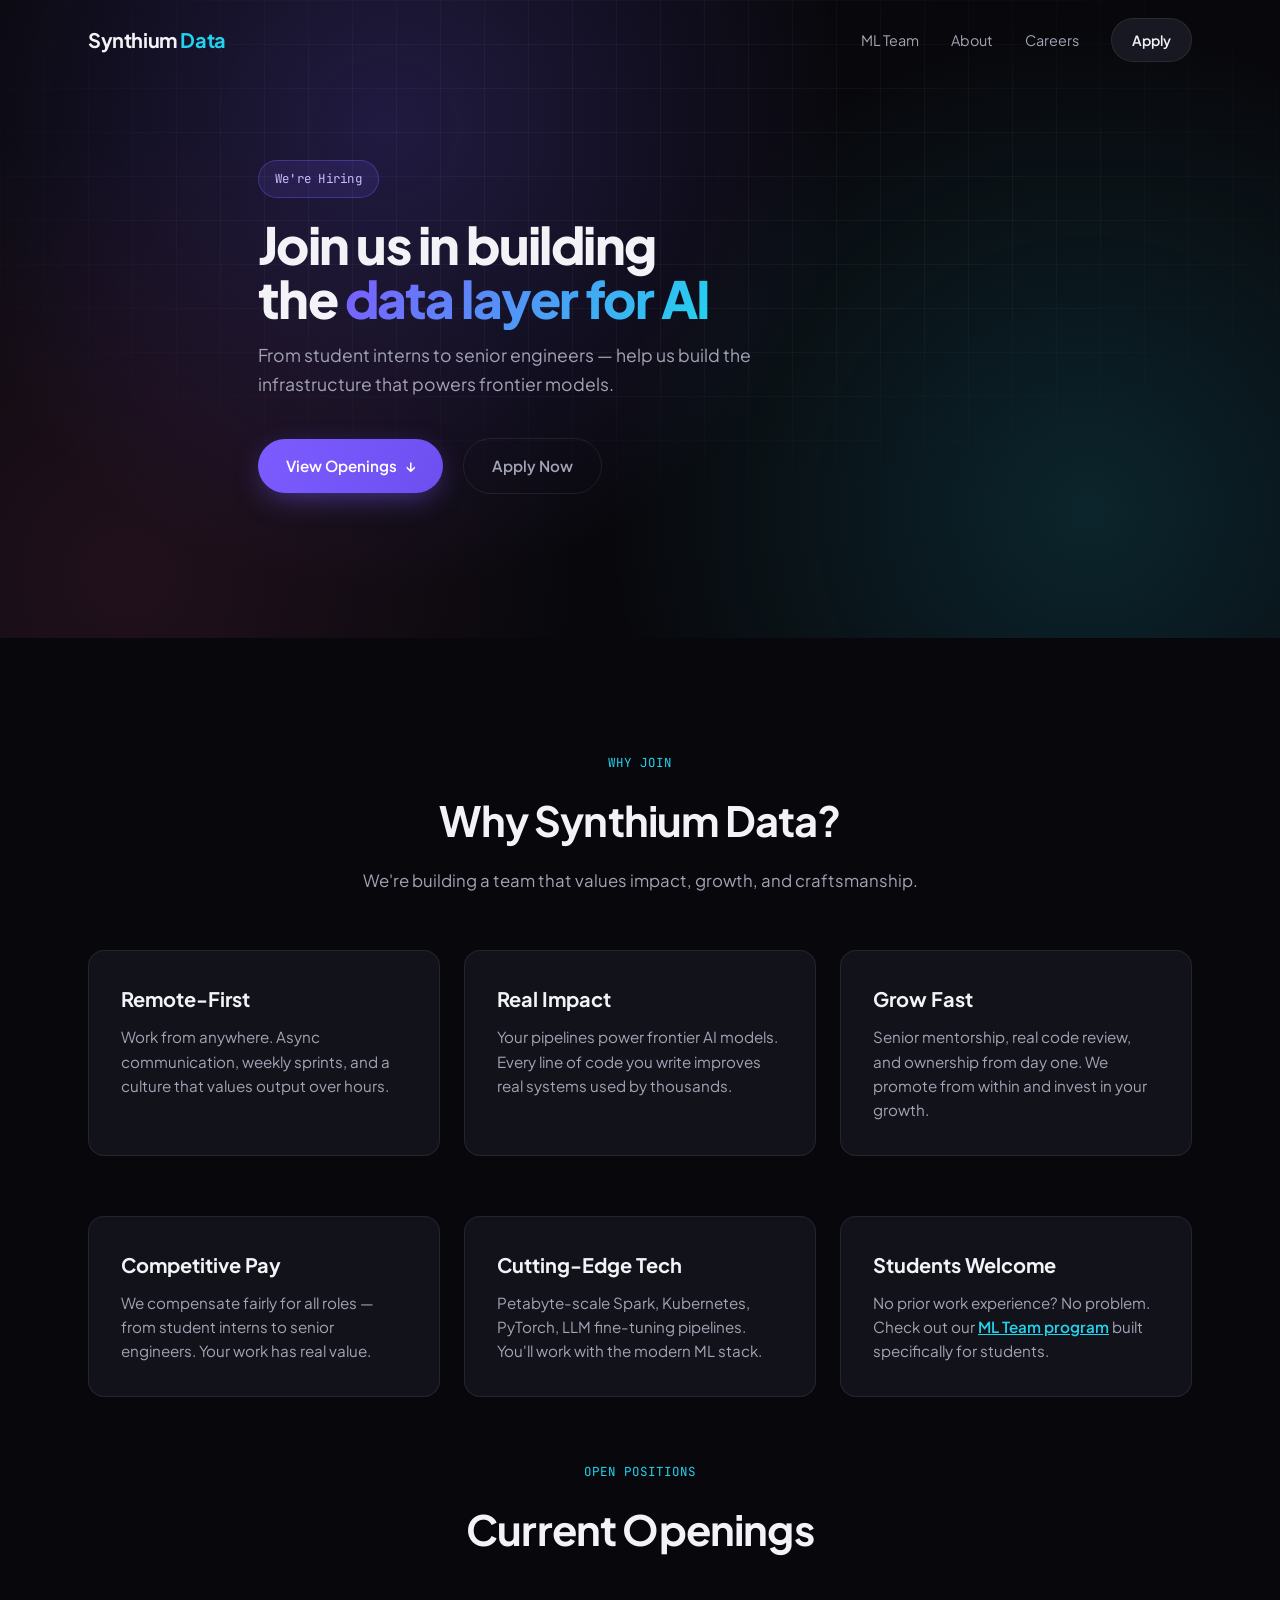
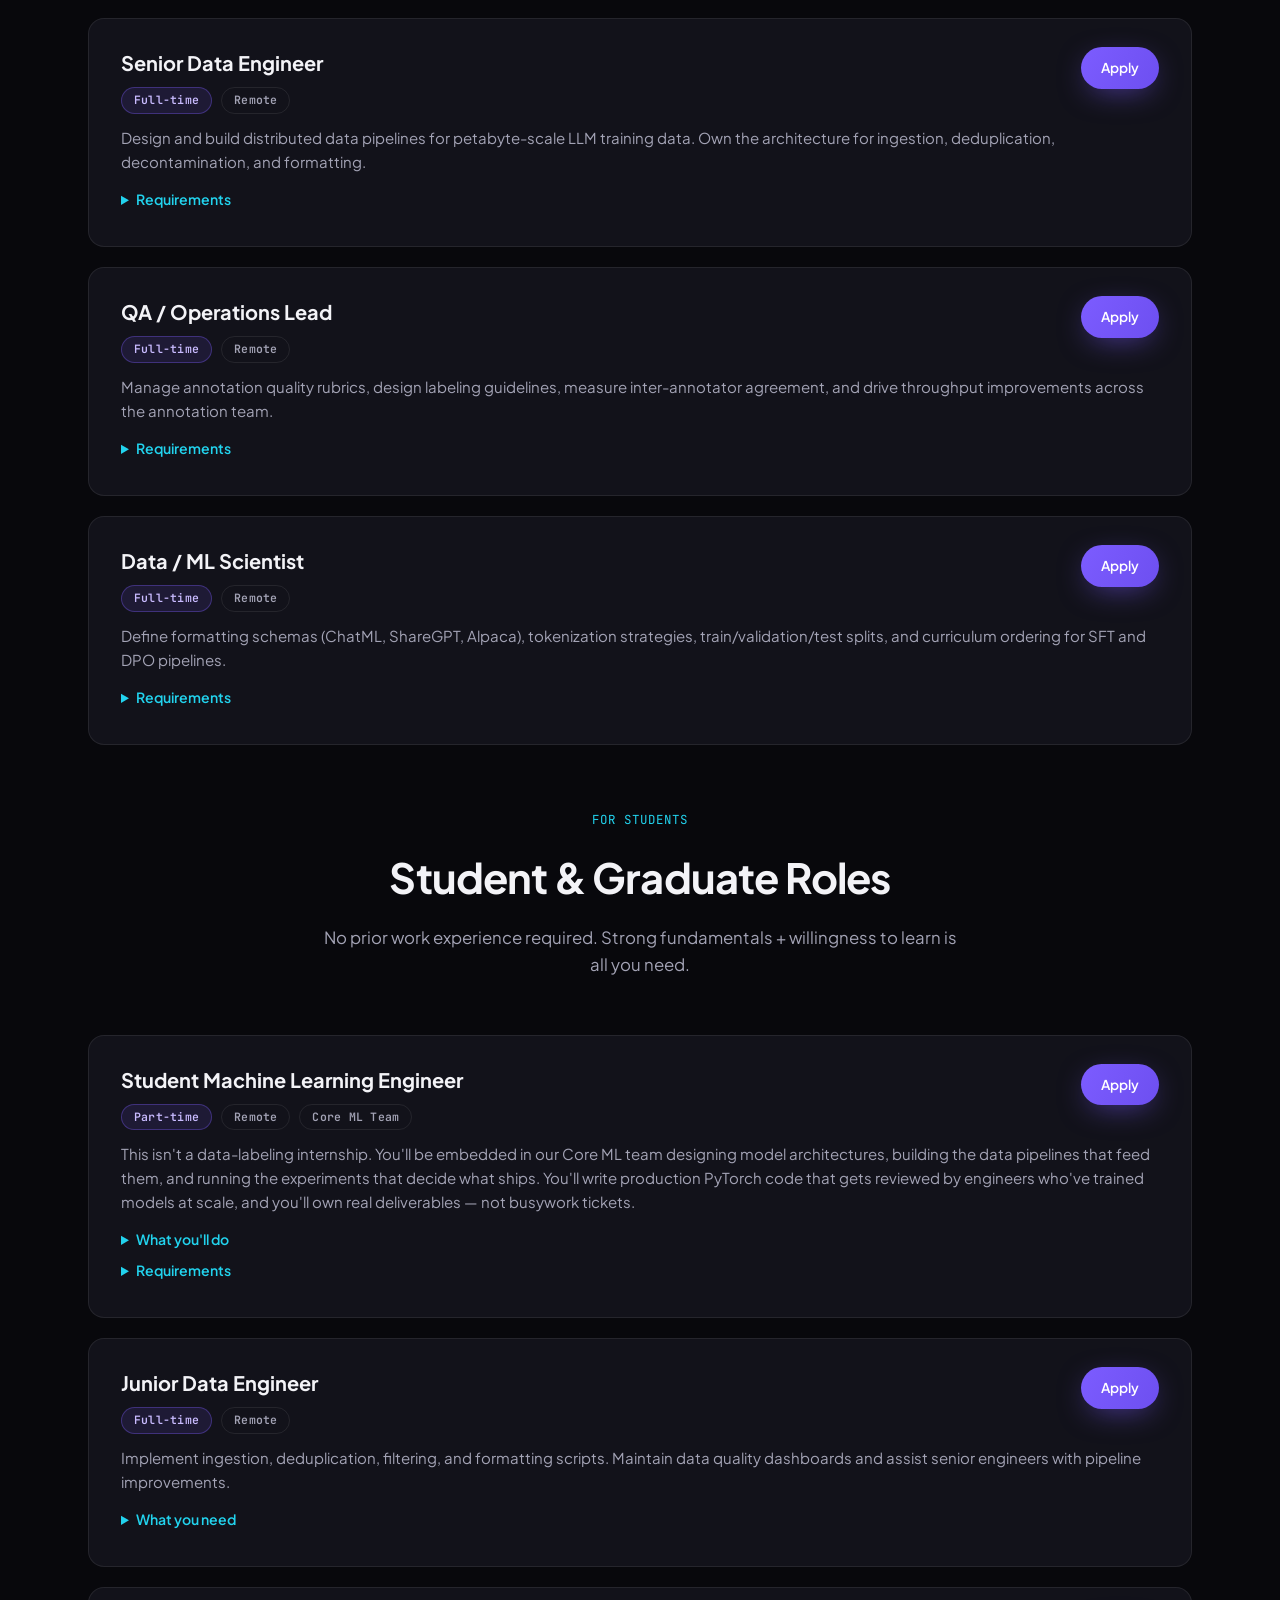
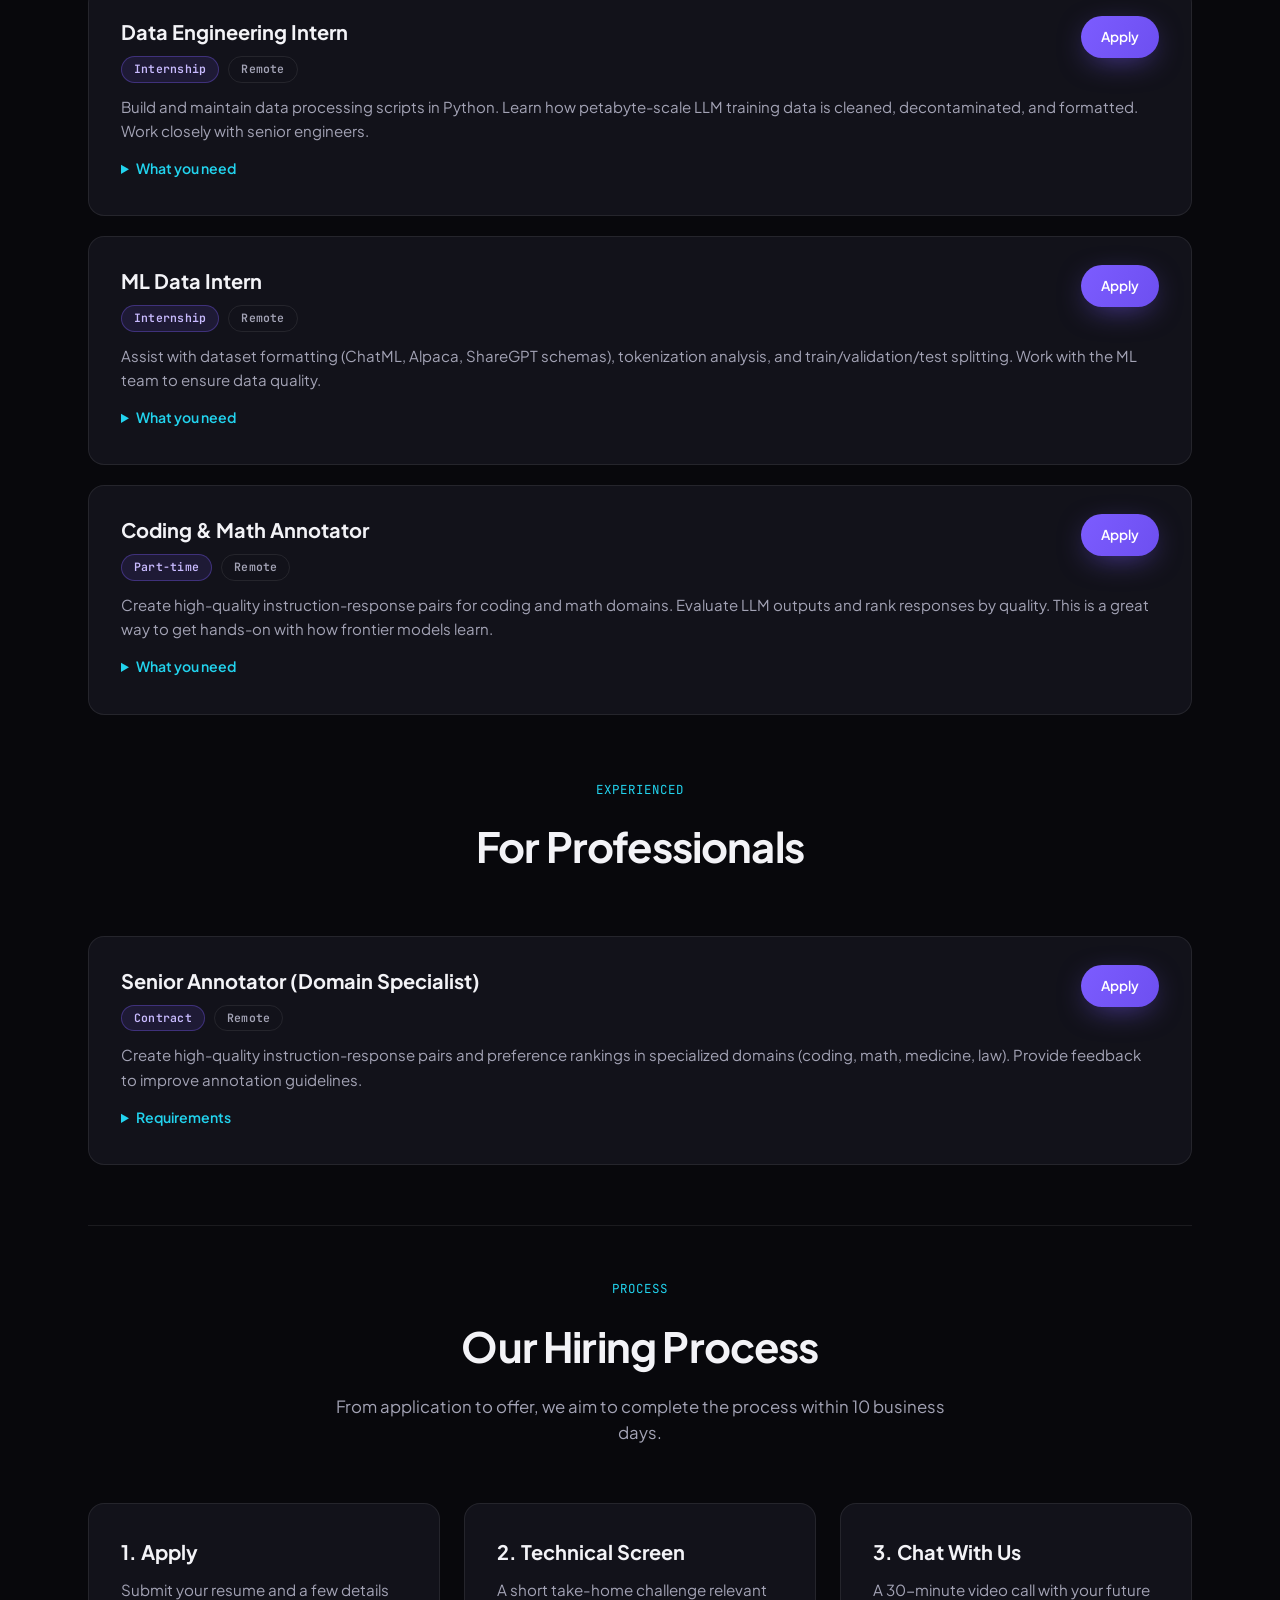
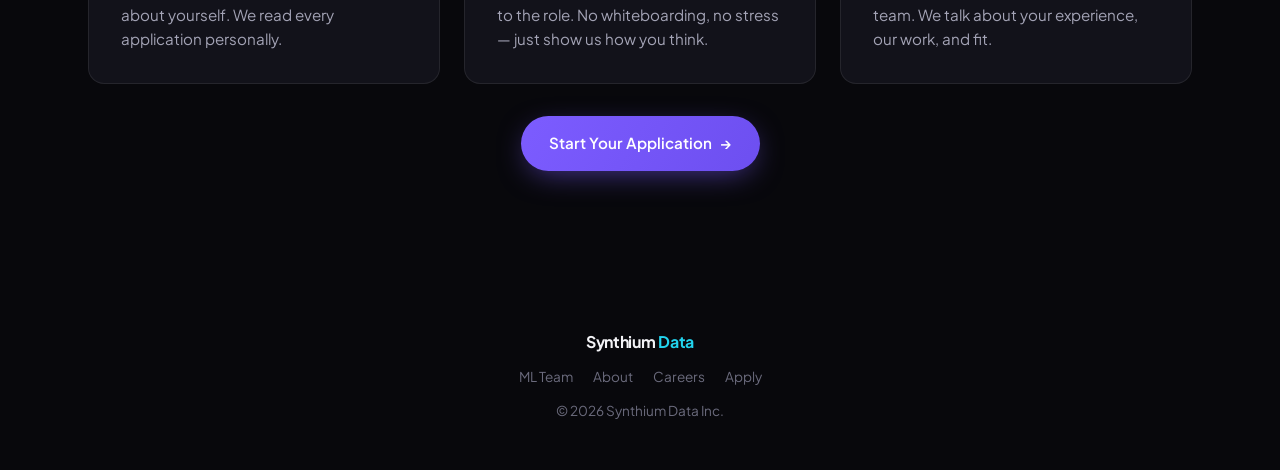
<file: careers.html>
<!DOCTYPE html>
<html lang="en">
<head>
  <meta charset="UTF-8" />
  <meta name="viewport" content="width=device-width, initial-scale=1.0" />
  <title>Careers &mdash; Synthium Data | ML &amp; Data Engineering Jobs</title>
  <meta name="description" content="Join Synthium Data. Open roles in ML engineering, data engineering, annotation, and operations. Remote-first, real impact on frontier AI models." />
  <link rel="preconnect" href="https://fonts.googleapis.com" />
  <link rel="preconnect" href="https://fonts.gstatic.com" crossorigin />
  <link href="https://fonts.googleapis.com/css2?family=JetBrains+Mono:wght@400;500;600&family=Plus+Jakarta+Sans:wght@400;500;600;700;800&display=swap" rel="stylesheet" />
  <link rel="stylesheet" href="styles.css" />
</head>
<body>

<nav id="navbar">
  <div class="nav-inner">
    <a href="index.html" class="logo">Synthium <span>Data</span></a>
    <button class="nav-toggle" id="navToggle" aria-label="Toggle menu" aria-expanded="false">
      <span></span><span></span><span></span>
    </button>
    <div class="nav-links" id="navLinks">
      <a href="index.html">ML Team</a>
      <a href="corporate.html">About</a>
      <a href="careers.html">Careers</a>
      <a href="apply.html" class="nav-cta">Apply</a>
    </div>
  </div>
</nav>

<section class="page-hero">
  <div class="hero-bg" aria-hidden="true"></div>
  <div class="hero-grid" aria-hidden="true"></div>
  <div class="container hero-inner">
    <span class="badge reveal">We're Hiring</span>
    <h1 class="hero-title reveal">Join us in building<br />the <span class="gradient-text">data layer for AI</span></h1>
    <p class="hero-sub reveal">From student interns to senior engineers — help us build the infrastructure that powers frontier models.</p>
    <div class="hero-actions reveal">
      <a href="#openings" class="btn btn-primary">View Openings <span class="arrow">↓</span></a>
      <a href="apply.html" class="btn btn-ghost">Apply Now</a>
    </div>
  </div>
</section>

<section class="section reveal" id="openings">
  <div class="container">

    <div class="section-head centered">
      <span class="eyebrow">Why Join</span>
      <h2>Why Synthium Data?</h2>
      <p>We're building a team that values impact, growth, and craftsmanship.</p>
    </div>
    <div class="grid-3" style="margin-bottom:60px;">
      <div class="card">
        <h3>Remote-First</h3>
        <p>Work from anywhere. Async communication, weekly sprints, and a culture that values output over hours.</p>
      </div>
      <div class="card">
        <h3>Real Impact</h3>
        <p>Your pipelines power frontier AI models. Every line of code you write improves real systems used by thousands.</p>
      </div>
      <div class="card">
        <h3>Grow Fast</h3>
        <p>Senior mentorship, real code review, and ownership from day one. We promote from within and invest in your growth.</p>
      </div>
    </div>
    <div class="grid-3" style="margin-bottom:60px;">
      <div class="card">
        <h3>Competitive Pay</h3>
        <p>We compensate fairly for all roles — from student interns to senior engineers. Your work has real value.</p>
      </div>
      <div class="card">
        <h3>Cutting-Edge Tech</h3>
        <p>Petabyte-scale Spark, Kubernetes, PyTorch, LLM fine-tuning pipelines. You'll work with the modern ML stack.</p>
      </div>
      <div class="card">
        <h3>Students Welcome</h3>
        <p>No prior work experience? No problem. Check out our <a href="index.html" style="color:var(--accent-2);text-decoration:underline;font-weight:600;">ML Team program</a> built specifically for students.</p>
      </div>
    </div>

    <div class="section-head centered">
      <span class="eyebrow">Open Positions</span>
      <h2>Current Openings</h2>
    </div>

    <div class="job">
      <div class="job-header">
        <div>
          <h3>Senior Data Engineer</h3>
          <span class="badge">Full-time</span>
          <span class="badge badge-outline">Remote</span>
        </div>
        <a href="apply.html?role=Senior+Data+Engineer" class="btn btn-primary" style="padding:10px 20px;font-size:0.85rem;">Apply</a>
      </div>
      <p class="job-desc">
        Design and build distributed data pipelines for petabyte-scale LLM training data.
        Own the architecture for ingestion, deduplication, decontamination, and formatting.
      </p>
      <details>
        <summary>Requirements</summary>
        <ul>
          <li>5+ years experience in data engineering or ML infrastructure</li>
          <li>Proficiency in Python, Spark, and SQL</li>
          <li>Experience with large-scale distributed systems (Kubernetes, Airflow, Dask)</li>
          <li>Familiarity with LLM training pipelines (SFT, DPO, RLHF) is a plus</li>
        </ul>
      </details>
    </div>

    <div class="job">
      <div class="job-header">
        <div>
          <h3>QA / Operations Lead</h3>
          <span class="badge">Full-time</span>
          <span class="badge badge-outline">Remote</span>
        </div>
        <a href="apply.html?role=QA+%2F+Operations+Lead" class="btn btn-primary" style="padding:10px 20px;font-size:0.85rem;">Apply</a>
      </div>
      <p class="job-desc">
        Manage annotation quality rubrics, design labeling guidelines, measure inter-annotator
        agreement, and drive throughput improvements across the annotation team.
      </p>
      <details>
        <summary>Requirements</summary>
        <ul>
          <li>3+ years in QA, operations, or project management for data annotation</li>
          <li>Experience with labeling platforms (Scale AI, Labelbox, Prodigy)</li>
          <li>Strong analytical skills and experience with statistical quality metrics</li>
          <li>Experience managing distributed / remote teams</li>
        </ul>
      </details>
    </div>

    <div class="job">
      <div class="job-header">
        <div>
          <h3>Data / ML Scientist</h3>
          <span class="badge">Full-time</span>
          <span class="badge badge-outline">Remote</span>
        </div>
        <a href="apply.html?role=Data+%2F+ML+Scientist" class="btn btn-primary" style="padding:10px 20px;font-size:0.85rem;">Apply</a>
      </div>
      <p class="job-desc">
        Define formatting schemas (ChatML, ShareGPT, Alpaca), tokenization strategies,
        train/validation/test splits, and curriculum ordering for SFT and DPO pipelines.
      </p>
      <details>
        <summary>Requirements</summary>
        <ul>
          <li>MS/PhD in Computer Science, ML, or related field</li>
          <li>Strong Python skills and experience with PyTorch / Hugging Face ecosystem</li>
          <li>Deep understanding of LLM training paradigms (SFT, DPO, RLHF)</li>
          <li>Experience with data quality analysis and decontamination methods</li>
        </ul>
      </details>
    </div>

    <div class="section-head centered" style="margin-top:60px;">
      <span class="eyebrow">For Students</span>
      <h2>Student &amp; Graduate Roles</h2>
      <p>No prior work experience required. Strong fundamentals + willingness to learn is all you need.</p>
    </div>

    <div class="job">
      <div class="job-header">
        <div>
          <h3>Student Machine Learning Engineer</h3>
          <span class="badge">Part-time</span>
          <span class="badge badge-outline">Remote</span>
          <span class="badge badge-outline">Core ML Team</span>
        </div>
        <a href="apply.html?role=Student+Machine+Learning+Engineer" class="btn btn-primary" style="padding:10px 20px;font-size:0.85rem;">Apply</a>
      </div>
      <p class="job-desc">
        This isn't a data-labeling internship. You'll be embedded in our Core ML team designing model architectures, building the data pipelines that feed them, and running the experiments that decide what ships. You'll write production PyTorch code that gets reviewed by engineers who've trained models at scale, and you'll own real deliverables — not busywork tickets.
      </p>
      <details>
        <summary>What you'll do</summary>
        <ul>
          <li>Design and fine-tune LLM / ML architectures for real product use cases</li>
          <li>Build and maintain data cleaning &amp; ingestion pipelines at scale</li>
          <li>Benchmark model performance and run rigorous experiments &amp; ablations</li>
          <li>Write clean, tested, production-grade Python &amp; PyTorch code</li>
          <li>Collaborate in code reviews and pair with senior engineers on hard problems</li>
        </ul>
      </details>
      <details>
        <summary>Requirements</summary>
        <ul>
          <li>Currently pursuing a degree in CS, Data Science, Math, or a related field</li>
          <li>Strong proficiency in Python</li>
          <li>Comfortable with Git / GitHub workflows</li>
          <li>Solid grasp of data structures &amp; algorithms fundamentals</li>
          <li>Familiarity with PyTorch or TensorFlow (preferred but not required)</li>
          <li>Personal ML projects or repos on GitHub (bonus)</li>
        </ul>
      </details>
    </div>

    <div class="job">
      <div class="job-header">
        <div>
          <h3>Junior Data Engineer</h3>
          <span class="badge">Full-time</span>
          <span class="badge badge-outline">Remote</span>
        </div>
        <a href="apply.html?role=Junior+Data+Engineer" class="btn btn-primary" style="padding:10px 20px;font-size:0.85rem;">Apply</a>
      </div>
      <p class="job-desc">
        Implement ingestion, deduplication, filtering, and formatting scripts. Maintain
        data quality dashboards and assist senior engineers with pipeline improvements.
      </p>
      <details>
        <summary>What you need</summary>
        <ul>
          <li>Pursuing or completed BTech/MTech in CS or related field (IIT/NIT preferred)</li>
          <li>Proficiency in Python</li>
          <li>Familiarity with SQL and basic distributed computing concepts</li>
          <li>Eagerness to learn LLM data pipelines &mdash; we'll train you on Spark, Airflow, and the rest</li>
        </ul>
      </details>
    </div>

    <div class="job">
      <div class="job-header">
        <div>
          <h3>Data Engineering Intern</h3>
          <span class="badge">Internship</span>
          <span class="badge badge-outline">Remote</span>
        </div>
        <a href="apply.html?role=Data+Engineering+Intern" class="btn btn-primary" style="padding:10px 20px;font-size:0.85rem;">Apply</a>
      </div>
      <p class="job-desc">
        Build and maintain data processing scripts in Python. Learn how petabyte-scale LLM
        training data is cleaned, decontaminated, and formatted. Work closely with senior engineers.
      </p>
      <details>
        <summary>What you need</summary>
        <ul>
          <li>Currently pursuing BTech/MTech in CS or related field (IIT/NIT preferred)</li>
          <li>Solid Python skills (lists, dicts, file I/O, basic libraries)</li>
          <li>Familiarity with SQL and git</li>
          <li>6-12 month commitment, 15-30 hours/week</li>
        </ul>
      </details>
    </div>

    <div class="job">
      <div class="job-header">
        <div>
          <h3>ML Data Intern</h3>
          <span class="badge">Internship</span>
          <span class="badge badge-outline">Remote</span>
        </div>
        <a href="apply.html?role=ML+Data+Intern" class="btn btn-primary" style="padding:10px 20px;font-size:0.85rem;">Apply</a>
      </div>
      <p class="job-desc">
        Assist with dataset formatting (ChatML, Alpaca, ShareGPT schemas), tokenization analysis,
        and train/validation/test splitting. Work with the ML team to ensure data quality.
      </p>
      <details>
        <summary>What you need</summary>
        <ul>
          <li>Currently pursuing BTech/MTech in CS, AI/ML, or related (IIT/NIT preferred)</li>
          <li>Python proficiency and some experience with PyTorch or Hugging Face</li>
          <li>Understanding of basic ML concepts (train/test split, tokenization, classification)</li>
          <li>6-12 month commitment, 15-30 hours/week</li>
        </ul>
      </details>
    </div>

    <div class="job">
      <div class="job-header">
        <div>
          <h3>Coding &amp; Math Annotator</h3>
          <span class="badge">Part-time</span>
          <span class="badge badge-outline">Remote</span>
        </div>
        <a href="apply.html?role=Coding+%26+Math+Annotator" class="btn btn-primary" style="padding:10px 20px;font-size:0.85rem;">Apply</a>
      </div>
      <p class="job-desc">
        Create high-quality instruction-response pairs for coding and math domains. Evaluate
        LLM outputs and rank responses by quality. This is a great way to get hands-on with
        how frontier models learn.
      </p>
      <details>
        <summary>What you need</summary>
        <ul>
          <li>Currently pursuing BTech/MTech in CS, Math, or related (IIT/NIT preferred)</li>
          <li>Strong problem-solving skills and domain knowledge (DSA, competitive programming, advanced math)</li>
          <li>Excellent written English</li>
          <li>Flexible 10-25 hours/week &mdash; fits around class schedules</li>
        </ul>
      </details>
    </div>

    <div class="section-head centered" style="margin-top:60px;">
      <span class="eyebrow">Experienced</span>
      <h2>For Professionals</h2>
    </div>

    <div class="job">
      <div class="job-header">
        <div>
          <h3>Senior Annotator (Domain Specialist)</h3>
          <span class="badge">Contract</span>
          <span class="badge badge-outline">Remote</span>
        </div>
        <a href="apply.html?role=Senior+Annotator+%28Domain+Specialist%29" class="btn btn-primary" style="padding:10px 20px;font-size:0.85rem;">Apply</a>
      </div>
      <p class="job-desc">
        Create high-quality instruction-response pairs and preference rankings in specialized
        domains (coding, math, medicine, law). Provide feedback to improve annotation guidelines.
      </p>
      <details>
        <summary>Requirements</summary>
        <ul>
          <li>Expert-level knowledge in a specialized domain (STEM, medicine, law, etc.)</li>
          <li>Excellent written English and attention to detail</li>
          <li>Experience with LLM output evaluation or data labeling preferred</li>
          <li>Ability to work 20-40 hours/week on a flexible schedule</li>
        </ul>
      </details>
    </div>

    <div style="margin-top:60px;padding-top:48px;border-top:1px solid var(--border);">
      <div class="section-head centered">
        <span class="eyebrow">Process</span>
        <h2>Our Hiring Process</h2>
        <p>From application to offer, we aim to complete the process within 10 business days.</p>
      </div>
      <div class="grid-3">
        <div class="card">
          <h3>1. Apply</h3>
          <p>Submit your resume and a few details about yourself. We read every application personally.</p>
        </div>
        <div class="card">
          <h3>2. Technical Screen</h3>
          <p>A short take-home challenge relevant to the role. No whiteboarding, no stress — just show us how you think.</p>
        </div>
        <div class="card">
          <h3>3. Chat With Us</h3>
          <p>A 30-minute video call with your future team. We talk about your experience, our work, and fit.</p>
        </div>
      </div>
      <div class="center-btn">
        <a href="apply.html" class="btn btn-primary">Start Your Application <span class="arrow">→</span></a>
      </div>
    </div>

  </div>
</section>

<footer>
  <div class="container footer-inner">
    <span class="logo small">Synthium <span>Data</span></span>
    <div class="footer-links">
      <a href="index.html">ML Team</a>
      <a href="corporate.html">About</a>
      <a href="careers.html">Careers</a>
      <a href="apply.html">Apply</a>
    </div>
    <p>&copy; 2026 Synthium Data Inc.</p>
  </div>
</footer>

<script>
  // ---------- Nav scroll state ----------
  const navbar = document.getElementById('navbar');
  window.addEventListener('scroll', () => {
    navbar.classList.toggle('scrolled', window.scrollY > 12);
  });

  // ---------- Mobile nav toggle ----------
  const navToggle = document.getElementById('navToggle');
  const navLinks = document.getElementById('navLinks');
  navToggle.addEventListener('click', () => {
    const isOpen = navLinks.classList.toggle('open');
    navToggle.classList.toggle('open', isOpen);
    navToggle.setAttribute('aria-expanded', isOpen);
  });
  navLinks.querySelectorAll('a').forEach((link) => {
    link.addEventListener('click', () => {
      navLinks.classList.remove('open');
      navToggle.classList.remove('open');
      navToggle.setAttribute('aria-expanded', 'false');
    });
  });

  // ---------- Scroll reveal ----------
  const revealEls = document.querySelectorAll('.reveal');
  const revealObserver = new IntersectionObserver((entries) => {
    entries.forEach((entry) => {
      if (entry.isIntersecting) {
        entry.target.classList.add('visible');
        revealObserver.unobserve(entry.target);
      }
    });
  }, { threshold: 0.15 });
  revealEls.forEach((el) => revealObserver.observe(el));
</script>

</body>
</html>
</file>
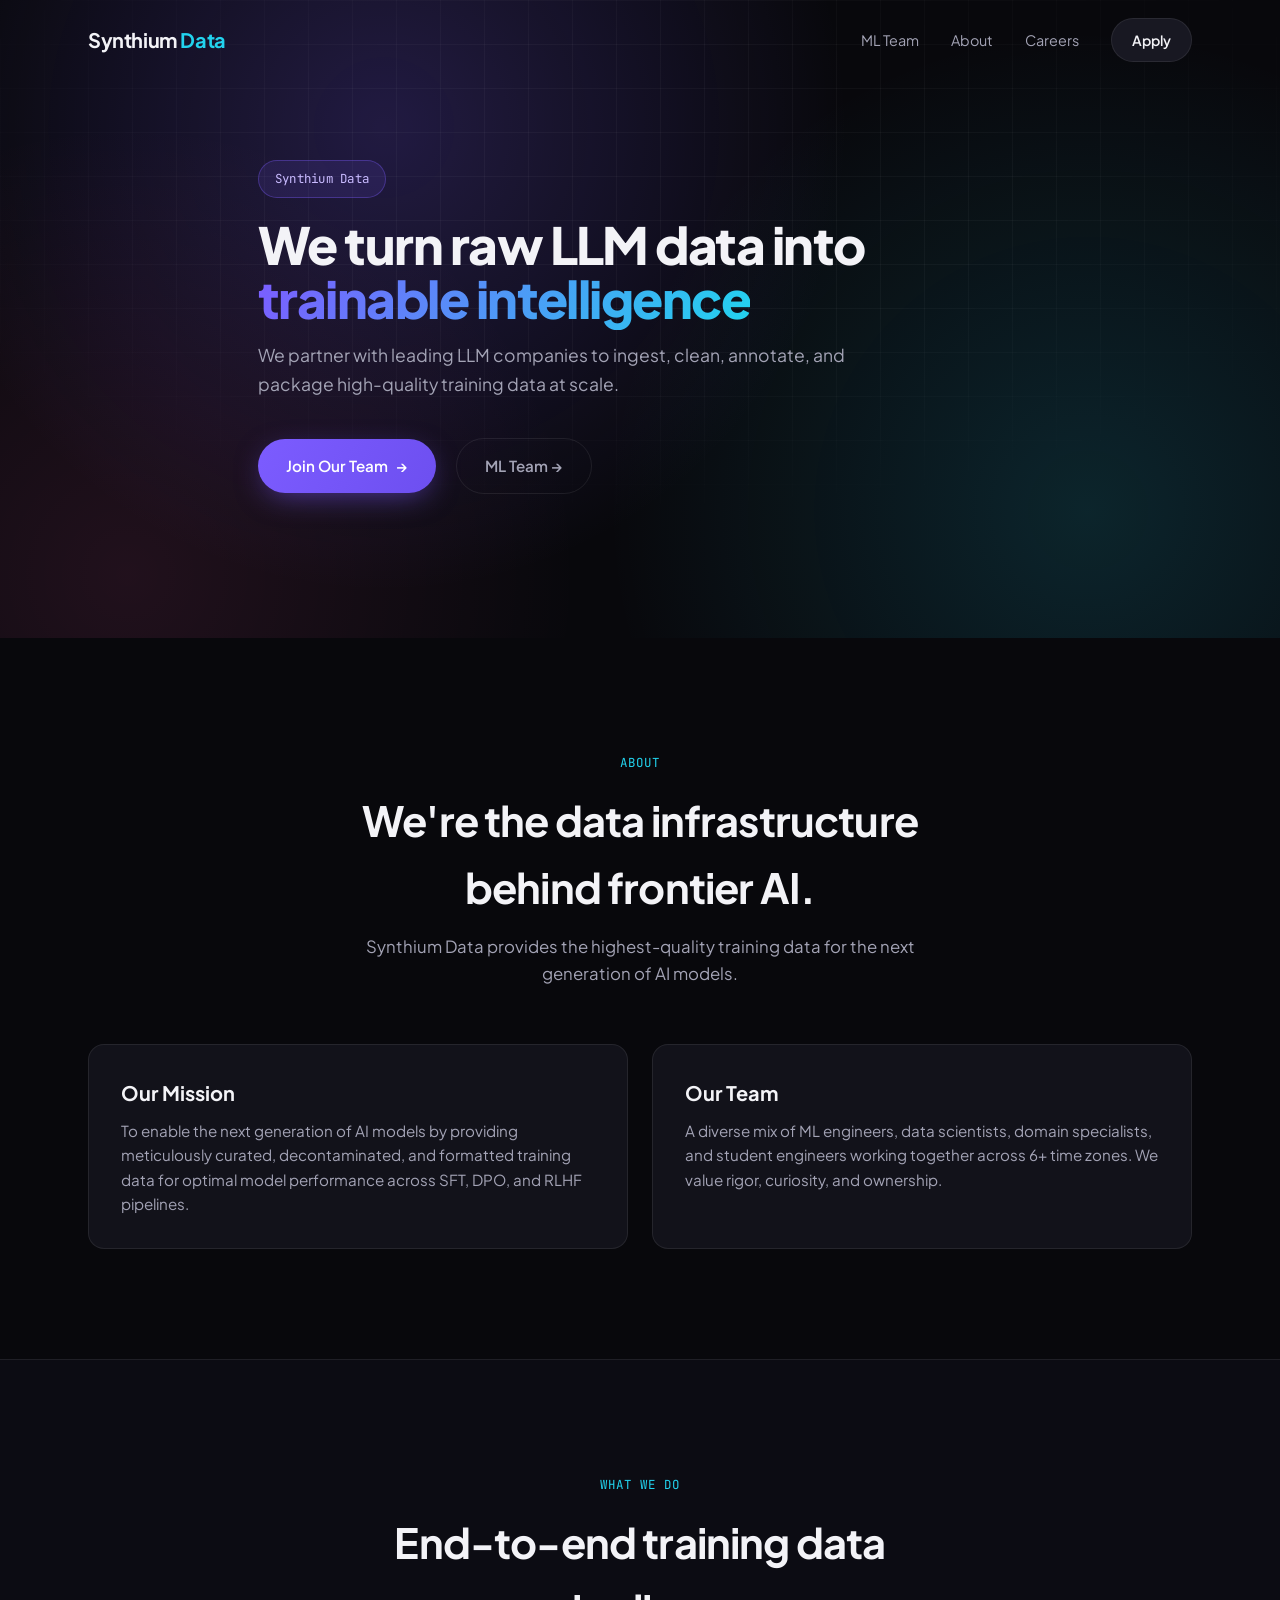
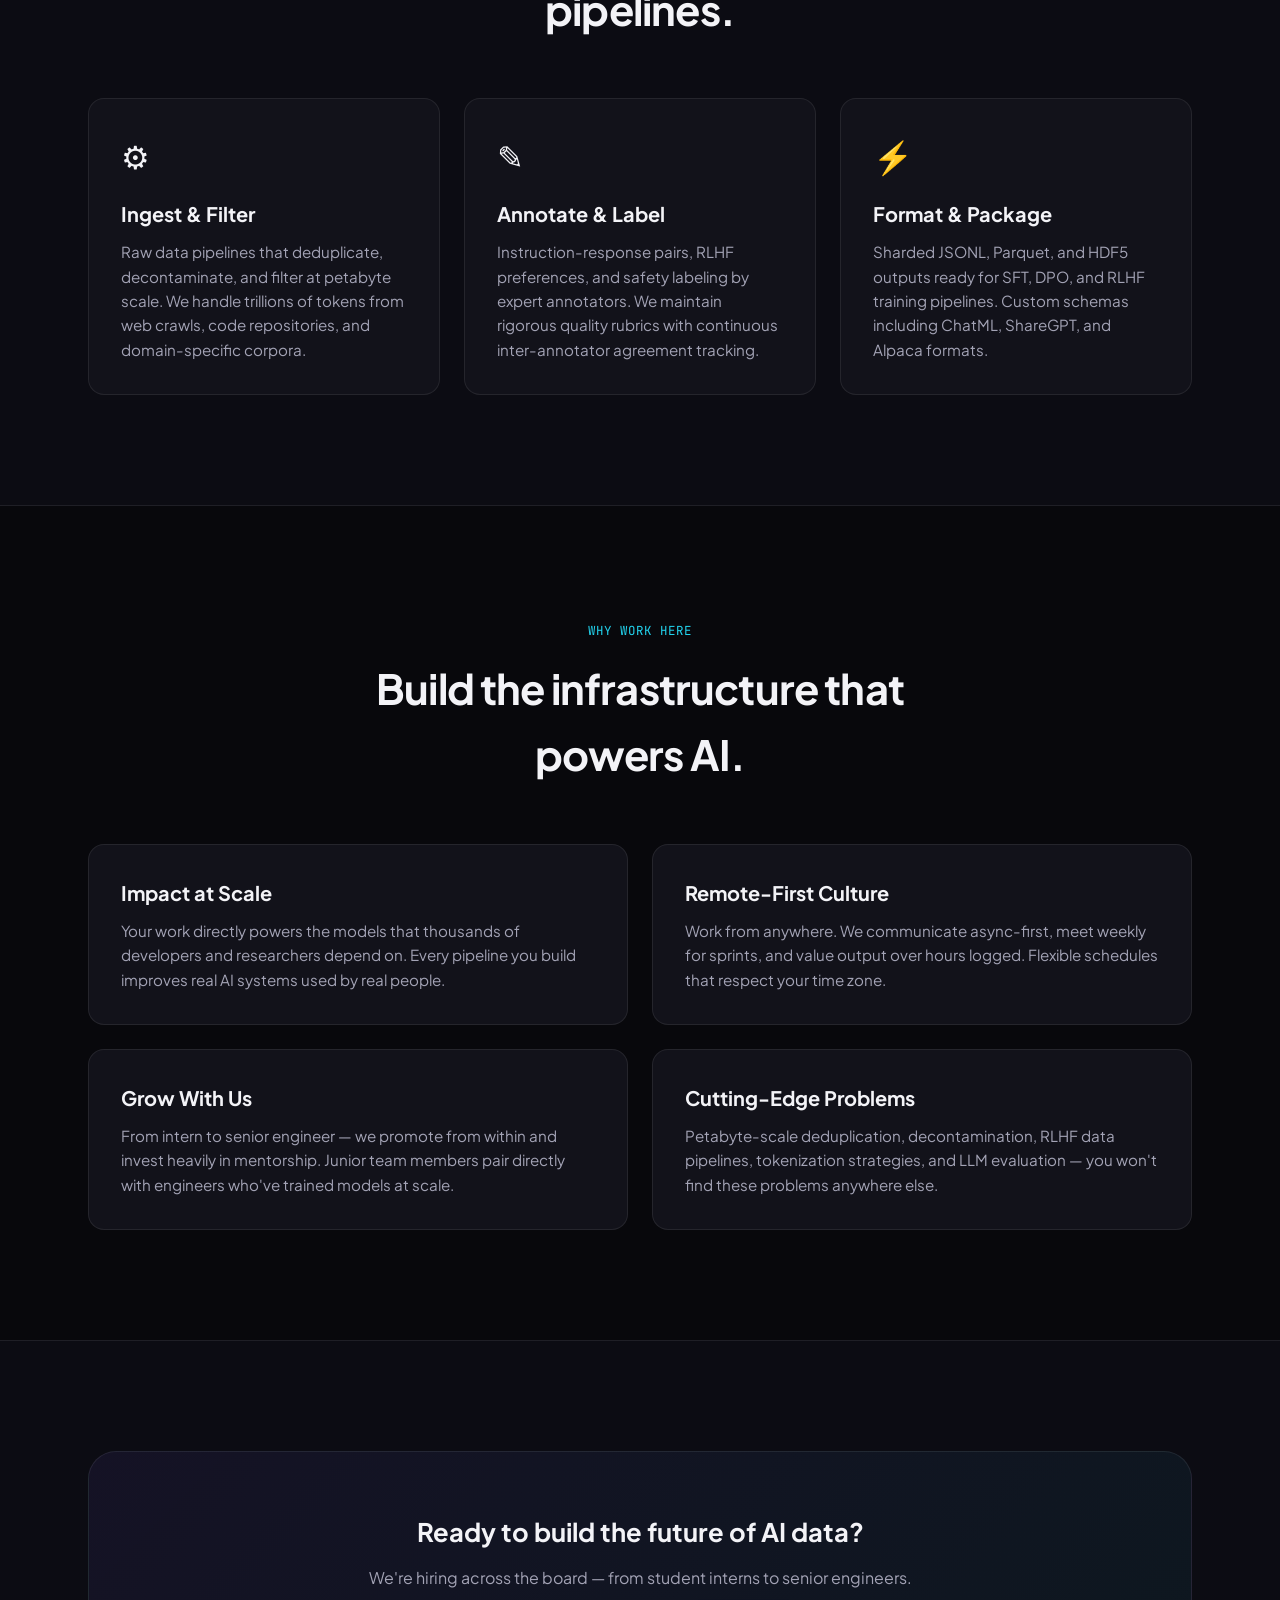
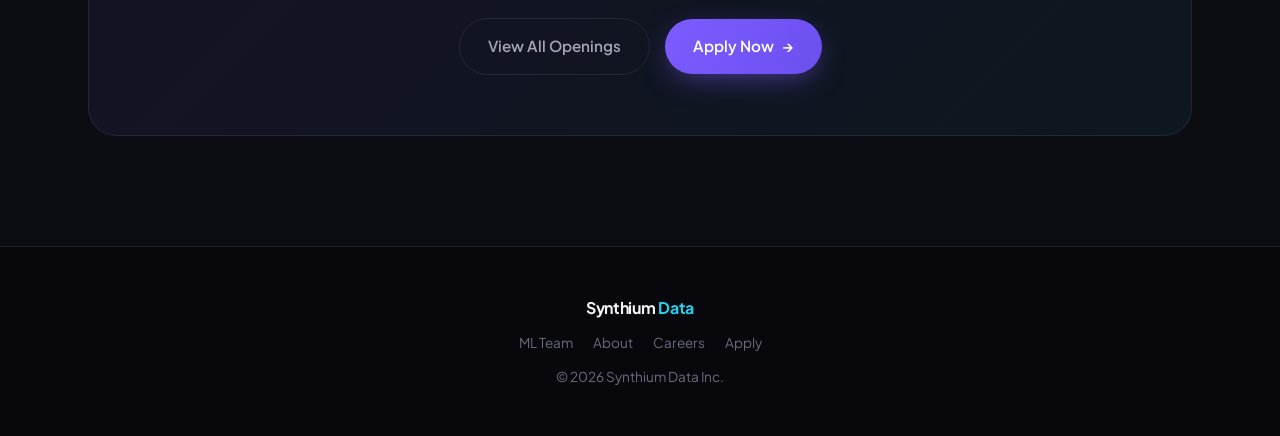
<file: corporate.html>
<!DOCTYPE html>
<html lang="en">
<head>
  <meta charset="UTF-8" />
  <meta name="viewport" content="width=device-width, initial-scale=1.0" />
  <title>Synthium Data | LLM Training Data &amp; ML Infrastructure</title>
  <meta name="description" content="Synthium Data builds the data infrastructure that powers frontier AI models. Petabyte-scale pipelines, RLHF annotation, and ML training data." />
  <link rel="preconnect" href="https://fonts.googleapis.com" />
  <link rel="preconnect" href="https://fonts.gstatic.com" crossorigin />
  <link href="https://fonts.googleapis.com/css2?family=JetBrains+Mono:wght@400;500;600&family=Plus+Jakarta+Sans:wght@400;500;600;700;800&display=swap" rel="stylesheet" />
  <link rel="stylesheet" href="styles.css" />
</head>
<body>

<nav id="navbar">
  <div class="nav-inner">
    <a href="index.html" class="logo">Synthium <span>Data</span></a>
    <button class="nav-toggle" id="navToggle" aria-label="Toggle menu" aria-expanded="false">
      <span></span><span></span><span></span>
    </button>
    <div class="nav-links" id="navLinks">
      <a href="index.html">ML Team</a>
      <a href="corporate.html">About</a>
      <a href="careers.html">Careers</a>
      <a href="apply.html" class="nav-cta">Apply</a>
    </div>
  </div>
</nav>

<section class="page-hero">
  <div class="hero-bg" aria-hidden="true"></div>
  <div class="hero-grid" aria-hidden="true"></div>
  <div class="container hero-inner">
    <span class="badge reveal">Synthium Data</span>
    <h1 class="hero-title reveal">We turn raw LLM data into<br /><span class="gradient-text">trainable intelligence</span></h1>
    <p class="hero-sub reveal">
      We partner with leading LLM companies to ingest, clean, annotate, and package high-quality training data at scale.
    </p>
    <div class="hero-actions reveal">
      <a href="careers.html" class="btn btn-primary">Join Our Team <span class="arrow">→</span></a>
      <a href="index.html" class="btn btn-ghost">ML Team &rarr;</a>
    </div>
  </div>
</section>

<section class="section reveal">
  <div class="container">
    <div class="section-head centered">
      <span class="eyebrow">About</span>
      <h2>We're the data infrastructure behind frontier AI.</h2>
      <p>Synthium Data provides the highest-quality training data for the next generation of AI models.</p>
    </div>
    <div class="grid-2">
      <div class="card">
        <h3>Our Mission</h3>
        <p>To enable the next generation of AI models by providing meticulously curated, decontaminated, and formatted training data for optimal model performance across SFT, DPO, and RLHF pipelines.</p>
      </div>
      <div class="card">
        <h3>Our Team</h3>
        <p>A diverse mix of ML engineers, data scientists, domain specialists, and student engineers working together across 6+ time zones. We value rigor, curiosity, and ownership.</p>
      </div>
    </div>
  </div>
</section>

<section class="section section-alt reveal">
  <div class="container">
    <div class="section-head centered">
      <span class="eyebrow">What We Do</span>
      <h2>End-to-end training data pipelines.</h2>
    </div>
    <div class="grid-3">
      <div class="card">
        <div class="card-icon">&#9881;</div>
        <h3>Ingest &amp; Filter</h3>
        <p>Raw data pipelines that deduplicate, decontaminate, and filter at petabyte scale. We handle trillions of tokens from web crawls, code repositories, and domain-specific corpora.</p>
      </div>
      <div class="card">
        <div class="card-icon">&#9998;</div>
        <h3>Annotate &amp; Label</h3>
        <p>Instruction-response pairs, RLHF preferences, and safety labeling by expert annotators. We maintain rigorous quality rubrics with continuous inter-annotator agreement tracking.</p>
      </div>
      <div class="card">
        <div class="card-icon">&#9889;</div>
        <h3>Format &amp; Package</h3>
        <p>Sharded JSONL, Parquet, and HDF5 outputs ready for SFT, DPO, and RLHF training pipelines. Custom schemas including ChatML, ShareGPT, and Alpaca formats.</p>
      </div>
    </div>
  </div>
</section>

<section class="section reveal">
  <div class="container">
    <div class="section-head centered">
      <span class="eyebrow">Why Work Here</span>
      <h2>Build the infrastructure that powers AI.</h2>
    </div>
    <div class="grid-2">
      <div class="card">
        <h3>Impact at Scale</h3>
        <p>Your work directly powers the models that thousands of developers and researchers depend on. Every pipeline you build improves real AI systems used by real people.</p>
      </div>
      <div class="card">
        <h3>Remote-First Culture</h3>
        <p>Work from anywhere. We communicate async-first, meet weekly for sprints, and value output over hours logged. Flexible schedules that respect your time zone.</p>
      </div>
      <div class="card">
        <h3>Grow With Us</h3>
        <p>From intern to senior engineer — we promote from within and invest heavily in mentorship. Junior team members pair directly with engineers who've trained models at scale.</p>
      </div>
      <div class="card">
        <h3>Cutting-Edge Problems</h3>
        <p>Petabyte-scale deduplication, decontamination, RLHF data pipelines, tokenization strategies, and LLM evaluation — you won't find these problems anywhere else.</p>
      </div>
    </div>
  </div>
</section>

<section class="section section-alt reveal">
  <div class="container">
    <div class="cta-banner">
      <h3>Ready to build the future of AI data?</h3>
      <p>We're hiring across the board — from student interns to senior engineers.</p>
      <a href="careers.html" class="btn btn-ghost">View All Openings</a>
      <a href="apply.html" class="btn btn-primary" style="margin-left:12px;">Apply Now <span class="arrow">→</span></a>
    </div>
  </div>
</section>

<footer>
  <div class="container footer-inner">
    <span class="logo small">Synthium <span>Data</span></span>
    <div class="footer-links">
      <a href="index.html">ML Team</a>
      <a href="corporate.html">About</a>
      <a href="careers.html">Careers</a>
      <a href="apply.html">Apply</a>
    </div>
    <p>&copy; 2026 Synthium Data Inc.</p>
  </div>
</footer>

<script>
  // ---------- Nav scroll state ----------
  const navbar = document.getElementById('navbar');
  window.addEventListener('scroll', () => {
    navbar.classList.toggle('scrolled', window.scrollY > 12);
  });

  // ---------- Mobile nav toggle ----------
  const navToggle = document.getElementById('navToggle');
  const navLinks = document.getElementById('navLinks');
  navToggle.addEventListener('click', () => {
    const isOpen = navLinks.classList.toggle('open');
    navToggle.classList.toggle('open', isOpen);
    navToggle.setAttribute('aria-expanded', isOpen);
  });
  navLinks.querySelectorAll('a').forEach((link) => {
    link.addEventListener('click', () => {
      navLinks.classList.remove('open');
      navToggle.classList.remove('open');
      navToggle.setAttribute('aria-expanded', 'false');
    });
  });

  // ---------- Scroll reveal ----------
  const revealEls = document.querySelectorAll('.reveal');
  const revealObserver = new IntersectionObserver((entries) => {
    entries.forEach((entry) => {
      if (entry.isIntersecting) {
        entry.target.classList.add('visible');
        revealObserver.unobserve(entry.target);
      }
    });
  }, { threshold: 0.15 });
  revealEls.forEach((el) => revealObserver.observe(el));
</script>

</body>
</html>
</file>
<file: styles.css>
:root {
  --bg: #08080c;
  --bg-alt: #0c0c13;
  --surface: #12121a;
  --surface-2: #181822;
  --border: rgba(255,255,255,0.08);
  --border-hover: rgba(255,255,255,0.18);
  --text: #f3f3f7;
  --text-dim: #a3a3b5;
  --text-faint: #6b6b7d;
  --accent: #7c5cff;
  --accent-2: #22d3ee;
  --accent-3: #ff5cad;
  --success: #2dd4a7;
  --danger: #ff5c7a;
  --radius-sm: 10px;
  --radius-md: 16px;
  --radius-lg: 28px;
  --max-width: 1160px;
  --ff-display: 'Plus Jakarta Sans', -apple-system, BlinkMacSystemFont, sans-serif;
  --ff-mono: 'JetBrains Mono', monospace;
  --ease: cubic-bezier(.16,1,.3,1);
}

* { margin: 0; padding: 0; box-sizing: border-box; }

html { scroll-behavior: smooth; }

body {
  background: var(--bg);
  color: var(--text);
  font-family: var(--ff-display);
  line-height: 1.6;
  -webkit-font-smoothing: antialiased;
  overflow-x: hidden;
}

::selection { background: var(--accent); color: #fff; }

::-webkit-scrollbar { width: 10px; }
::-webkit-scrollbar-track { background: var(--bg); }
::-webkit-scrollbar-thumb { background: var(--surface-2); border-radius: 10px; }
::-webkit-scrollbar-thumb:hover { background: var(--border-hover); }

a { color: inherit; text-decoration: none; }

:focus-visible { outline: 2px solid var(--accent); outline-offset: 3px; border-radius: 4px; }

/* ---------- Container ---------- */
.container { max-width: var(--max-width); margin: 0 auto; padding: 0 28px; }
.container-narrow { max-width: 720px; }

.gradient-text {
  background: linear-gradient(120deg, var(--accent), var(--accent-2));
  -webkit-background-clip: text;
  background-clip: text;
  -webkit-text-fill-color: transparent;
}

/* ---------- Reveal on scroll ---------- */
.reveal {
  opacity: 0;
  transform: translateY(28px);
  transition: opacity .7s var(--ease), transform .7s var(--ease);
}
.reveal.visible { opacity: 1; transform: none; }

@media (prefers-reduced-motion: reduce) {
  * { animation-duration: 0.001ms !important; transition-duration: 0.001ms !important; }
  html { scroll-behavior: auto; }
}

/* ---------- Buttons ---------- */
.btn {
  display: inline-flex;
  align-items: center;
  gap: 8px;
  padding: 15px 28px;
  border-radius: 100px;
  font-weight: 600;
  font-size: 0.95rem;
  cursor: pointer;
  border: none;
  transition: transform .25s var(--ease), box-shadow .25s var(--ease), background .25s var(--ease), border-color .25s var(--ease);
  white-space: nowrap;
}
.btn-primary {
  background: linear-gradient(120deg, var(--accent), #6d4ff0);
  color: #fff;
  box-shadow: 0 8px 30px -8px rgba(124,92,255,.6);
}
.btn-primary:hover { transform: translateY(-2px); box-shadow: 0 14px 34px -8px rgba(124,92,255,.75); }
.btn-primary .arrow { transition: transform .25s var(--ease); }
.btn-primary:hover .arrow { transform: translateY(3px); }

.btn-ghost {
  background: transparent;
  color: var(--text-dim);
  border: 1px solid var(--border);
}
.btn-ghost:hover { color: var(--text); border-color: var(--border-hover); background: rgba(255,255,255,.03); }

.btn-block { width: 100%; justify-content: center; }

.btn[disabled] { opacity: .7; cursor: not-allowed; transform: none !important; }

.btn.loading .btn-label { visibility: hidden; }
.btn.loading::after {
  content: '';
  position: absolute;
  width: 18px; height: 18px;
  border: 2.5px solid rgba(255,255,255,.35);
  border-top-color: #fff;
  border-radius: 50%;
  animation: spin .7s linear infinite;
}
.btn.loading { position: relative; }

@keyframes spin { to { transform: rotate(360deg); } }

/* ---------- Nav ---------- */
#navbar {
  position: fixed;
  top: 0; left: 0; right: 0;
  z-index: 100;
  padding: 18px 0;
  transition: background .3s var(--ease), border-color .3s var(--ease), padding .3s var(--ease);
  border-bottom: 1px solid transparent;
}
#navbar.scrolled {
  background: rgba(8,8,12,.75);
  backdrop-filter: blur(16px);
  -webkit-backdrop-filter: blur(16px);
  border-bottom-color: var(--border);
  padding: 12px 0;
}
.nav-inner {
  max-width: var(--max-width);
  margin: 0 auto;
  padding: 0 28px;
  display: flex;
  align-items: center;
  justify-content: space-between;
}
.logo {
  font-weight: 700;
  font-size: 1.25rem;
  letter-spacing: -0.02em;
}
.logo span { color: var(--accent-2); }
.logo.small { font-size: 1rem; }

.nav-links { display: flex; align-items: center; gap: 32px; }
.nav-links a:not(.nav-cta) {
  font-size: 0.9rem;
  color: var(--text-dim);
  transition: color .2s;
}
.nav-links a:not(.nav-cta):hover { color: var(--text); }
.nav-cta {
  padding: 10px 20px;
  border-radius: 100px;
  background: var(--surface-2);
  border: 1px solid var(--border);
  font-size: 0.875rem;
  font-weight: 600;
  transition: border-color .2s, background .2s;
}
.nav-cta:hover { border-color: var(--border-hover); background: rgba(255,255,255,.06); }

.nav-toggle {
  display: none;
  flex-direction: column;
  justify-content: center;
  gap: 5px;
  width: 32px; height: 32px;
  background: none;
  border: none;
  cursor: pointer;
}
.nav-toggle span {
  display: block;
  height: 2px;
  background: var(--text);
  border-radius: 2px;
  transition: transform .3s var(--ease), opacity .3s var(--ease);
}
.nav-toggle span:nth-child(1) { width: 22px; }
.nav-toggle span:nth-child(2) { width: 16px; margin-left: auto; }
.nav-toggle span:nth-child(3) { width: 22px; }
.nav-toggle.open span:nth-child(1) { transform: translateY(7px) rotate(45deg); width: 22px; }
.nav-toggle.open span:nth-child(2) { opacity: 0; }
.nav-toggle.open span:nth-child(3) { transform: translateY(-7px) rotate(-45deg); width: 22px; }

/* ---------- Hero (full page) ---------- */
.hero {
  position: relative;
  min-height: 100vh;
  display: flex;
  align-items: center;
  padding: 140px 0 80px;
  overflow: hidden;
}
.hero-bg {
  position: absolute;
  inset: 0;
  background:
    radial-gradient(circle at var(--spot-x, 30%) var(--spot-y, 20%), rgba(124,92,255,.22), transparent 45%),
    radial-gradient(circle at 85% 80%, rgba(34,211,238,.14), transparent 40%),
    radial-gradient(circle at 10% 90%, rgba(255,92,173,.10), transparent 35%);
  transition: background .15s ease-out;
  pointer-events: none;
}
.hero-grid {
  position: absolute;
  inset: 0;
  background-image:
    linear-gradient(rgba(255,255,255,.035) 1px, transparent 1px),
    linear-gradient(90deg, rgba(255,255,255,.035) 1px, transparent 1px);
  background-size: 44px 44px;
  mask-image: radial-gradient(ellipse 70% 60% at 50% 30%, black 40%, transparent 90%);
  pointer-events: none;
}
.hero-inner {
  position: relative;
  z-index: 1;
  display: flex;
  flex-direction: column;
  align-items: flex-start;
  max-width: 820px;
}
.badge {
  display: inline-flex;
  align-items: center;
  gap: 8px;
  padding: 8px 16px;
  border-radius: 100px;
  background: rgba(124,92,255,.12);
  border: 1px solid rgba(124,92,255,.35);
  font-family: var(--ff-mono);
  font-size: 0.78rem;
  color: #c9bbff;
  margin-bottom: 28px;
  letter-spacing: 0.02em;
}
.hero-title {
  font-size: clamp(2.6rem, 6vw, 4.6rem);
  font-weight: 800;
  line-height: 1.05;
  letter-spacing: -0.03em;
  margin-bottom: 24px;
}
.hero-sub {
  font-size: 1.15rem;
  color: var(--text-dim);
  max-width: 620px;
  margin-bottom: 40px;
}
.hero-actions {
  display: flex;
  align-items: center;
  gap: 20px;
  flex-wrap: wrap;
  margin-bottom: 64px;
}

.stats {
  display: flex;
  align-items: center;
  gap: 28px;
  flex-wrap: wrap;
}
.stat { display: flex; align-items: baseline; gap: 4px; }
.stat-num, .stat-suffix {
  font-family: var(--ff-mono);
  font-size: 1.9rem;
  font-weight: 600;
  color: var(--text);
}
.stat-suffix { color: var(--accent-2); }
.stat-label {
  font-size: 0.82rem;
  color: var(--text-faint);
  margin-left: 8px;
  align-self: center;
}
.stat-divider { width: 1px; height: 28px; background: var(--border); }

/* ---------- Page hero (shorter, for inner pages) ---------- */
.page-hero {
  position: relative;
  padding: 160px 0 80px;
  overflow: hidden;
}
.page-hero .badge { margin-bottom: 20px; }
.page-hero h1 {
  font-size: clamp(2.2rem, 4vw, 3.2rem);
  font-weight: 800;
  letter-spacing: -0.03em;
  margin-bottom: 16px;
}
.page-hero p {
  font-size: 1.1rem;
  color: var(--text-dim);
  max-width: 600px;
}

/* ---------- Sections ---------- */
.section { padding: 110px 0; position: relative; }
.section-alt { background: var(--bg-alt); border-top: 1px solid var(--border); border-bottom: 1px solid var(--border); }

.section-head { max-width: 640px; margin-bottom: 56px; }
.section-head.centered { text-align: center; margin-left: auto; margin-right: auto; }
.eyebrow {
  display: inline-block;
  font-family: var(--ff-mono);
  font-size: 0.78rem;
  color: var(--accent-2);
  letter-spacing: 0.08em;
  text-transform: uppercase;
  margin-bottom: 14px;
}
.section-head h2 {
  font-size: clamp(1.8rem, 3.4vw, 2.6rem);
  font-weight: 700;
  letter-spacing: -0.02em;
  margin-bottom: 14px;
}
.section-head p { color: var(--text-dim); font-size: 1.05rem; }

.section-title {
  font-size: clamp(1.8rem, 3.4vw, 2.6rem);
  font-weight: 700;
  letter-spacing: -0.02em;
  margin-bottom: 14px;
}
.section-sub {
  color: var(--text-dim);
  font-size: 1.05rem;
  margin-bottom: 40px;
}
.section-sub:empty { display: none; }

.center-btn { text-align: center; margin-top: 32px; }

/* ---------- Grids ---------- */
.grid-2 {
  display: grid;
  grid-template-columns: 1fr 1fr;
  gap: 24px;
}
.grid-3 {
  display: grid;
  grid-template-columns: repeat(3, 1fr);
  gap: 24px;
}

/* ---------- Cards ---------- */
.card {
  background: var(--surface);
  border: 1px solid var(--border);
  border-radius: var(--radius-md);
  padding: 32px;
  transition: transform .3s var(--ease), border-color .3s var(--ease), background .3s var(--ease);
}
.card:hover {
  transform: translateY(-4px);
  border-color: rgba(124,92,255,.3);
  background: var(--surface-2);
}
.card-icon { font-size: 2rem; margin-bottom: 16px; }
.card h3 { font-size: 1.25rem; margin-bottom: 10px; }
.card p { color: var(--text-dim); font-size: 0.95rem; }
.card .meta {
  font-size: 0.82rem;
  color: var(--text-faint);
  margin-bottom: 12px;
  font-family: var(--ff-mono);
}

/* ---------- Perks ---------- */
.perks-grid {
  display: grid;
  grid-template-columns: repeat(4, 1fr);
  gap: 20px;
}
.perk-card {
  background: var(--surface);
  border: 1px solid var(--border);
  border-radius: var(--radius-md);
  padding: 30px 26px;
  transition: transform .3s var(--ease), border-color .3s var(--ease), background .3s var(--ease);
}
.perk-card:hover {
  transform: translateY(-6px);
  border-color: rgba(124,92,255,.4);
  background: var(--surface-2);
}
.perk-icon {
  width: 46px; height: 46px;
  display: flex; align-items: center; justify-content: center;
  border-radius: 12px;
  background: linear-gradient(135deg, rgba(124,92,255,.25), rgba(34,211,238,.18));
  font-size: 1.3rem;
  margin-bottom: 20px;
}
.perk-card h3 { font-size: 1.08rem; font-weight: 700; margin-bottom: 10px; }
.perk-card p { font-size: 0.92rem; color: var(--text-dim); }

/* ---------- Role ---------- */
.role-grid {
  display: grid;
  grid-template-columns: 1fr 1fr;
  gap: 48px;
  align-items: start;
}
.role-tags { display: flex; gap: 10px; flex-wrap: wrap; margin-bottom: 24px; }
.role-tag {
  font-family: var(--ff-mono);
  font-size: 0.76rem;
  padding: 6px 14px;
  border-radius: 100px;
  border: 1px solid var(--border);
  color: var(--text-dim);
}
.role-overview p { font-size: 1.05rem; color: var(--text-dim); }
.role-responsibilities {
  background: var(--surface);
  border: 1px solid var(--border);
  border-radius: var(--radius-md);
  padding: 32px;
}
.role-responsibilities h3 { font-size: 1.05rem; font-weight: 700; margin-bottom: 20px; }
.role-responsibilities ul { list-style: none; display: flex; flex-direction: column; gap: 16px; }
.role-responsibilities li {
  display: flex;
  gap: 14px;
  align-items: flex-start;
  font-size: 0.94rem;
  color: var(--text-dim);
}
.li-icon {
  flex-shrink: 0;
  width: 22px; height: 22px;
  border-radius: 50%;
  background: linear-gradient(135deg, var(--accent), var(--accent-2));
  display: flex; align-items: center; justify-content: center;
  font-size: 0.7rem;
  color: #fff;
  margin-top: 1px;
}

/* ---------- Requirements ---------- */
.req-grid {
  display: grid;
  grid-template-columns: 1fr 1fr;
  gap: 24px;
}
.req-card {
  background: var(--surface);
  border: 1px solid var(--border);
  border-radius: var(--radius-md);
  padding: 32px;
}
.req-card-alt { border-style: dashed; background: transparent; }
.req-tag {
  display: inline-block;
  font-family: var(--ff-mono);
  font-size: 0.72rem;
  padding: 5px 12px;
  border-radius: 100px;
  margin-bottom: 18px;
  letter-spacing: 0.04em;
}
.req-tag-required { background: rgba(255,92,122,.15); color: #ff9caf; }
.req-tag-preferred { background: rgba(45,212,167,.15); color: #7fe8cd; }
.req-card h3 { font-size: 1.1rem; font-weight: 700; margin-bottom: 18px; }
.req-card ul { list-style: none; display: flex; flex-direction: column; gap: 14px; }
.req-card li {
  font-size: 0.94rem;
  color: var(--text-dim);
  padding-left: 22px;
  position: relative;
}
.req-card li::before {
  content: '';
  position: absolute;
  left: 0; top: 8px;
  width: 8px; height: 8px;
  border-radius: 50%;
  background: var(--accent-2);
}
.req-card-alt li::before { background: var(--success); }

/* ---------- About grid ---------- */
.about-grid {
  display: grid;
  grid-template-columns: 1fr 1fr;
  gap: 24px;
}
.about-card {
  background: var(--surface);
  border: 1px solid var(--border);
  border-radius: var(--radius-md);
  padding: 32px;
}
.about-card h3 { font-size: 1.15rem; font-weight: 700; margin-bottom: 12px; }
.about-card p { font-size: 0.95rem; color: var(--text-dim); }

/* ---------- Jobs listing ---------- */
.job {
  background: var(--surface);
  border: 1px solid var(--border);
  border-radius: var(--radius-md);
  padding: 28px 32px;
  margin-bottom: 20px;
}
.job-header {
  display: flex;
  justify-content: space-between;
  align-items: flex-start;
  margin-bottom: 12px;
  flex-wrap: wrap;
  gap: 12px;
}
.job-header h3 { font-size: 1.25rem; margin-bottom: 6px; }
.job .badge {
  margin-bottom: 0;
  display: inline-block;
  background: rgba(124,92,255,.12);
  border: 1px solid rgba(124,92,255,.35);
  color: #c9bbff;
  padding: 3px 12px;
  border-radius: 100px;
  font-size: 0.72rem;
  font-weight: 600;
  margin-right: 6px;
}
.job .badge-outline { background: transparent; border-color: var(--border); color: var(--text-dim); }
.job-desc {
  color: var(--text-dim);
  font-size: 0.94rem;
  margin-bottom: 14px;
}
.job details { font-size: 0.88rem; }
.job details summary {
  cursor: pointer;
  color: var(--accent-2);
  font-weight: 600;
  margin-bottom: 8px;
}
.job details ul {
  padding-left: 20px;
  color: var(--text-dim);
  display: flex;
  flex-direction: column;
  gap: 6px;
}
.job details ul li { font-size: 0.88rem; }

/* ---------- FAQ ---------- */
.faq-list { display: flex; flex-direction: column; gap: 12px; }
.faq-item {
  background: var(--surface);
  border: 1px solid var(--border);
  border-radius: var(--radius-md);
  overflow: hidden;
  transition: border-color .2s;
}
.faq-item:hover { border-color: rgba(124,92,255,.3); }
.faq-question {
  width: 100%;
  display: flex;
  justify-content: space-between;
  align-items: center;
  gap: 16px;
  padding: 20px 24px;
  background: none;
  border: none;
  color: var(--text);
  font-family: inherit;
  font-size: 0.98rem;
  font-weight: 600;
  cursor: pointer;
  text-align: left;
  transition: color .2s;
}
.faq-question:hover { color: var(--accent-2); }
.faq-question .icon {
  flex-shrink: 0;
  font-size: 1.2rem;
  color: var(--accent-2);
  transition: transform .3s var(--ease);
}
.faq-item.open .faq-question .icon { transform: rotate(45deg); }
.faq-answer {
  max-height: 0;
  overflow: hidden;
  transition: max-height .35s var(--ease), padding .35s var(--ease);
}
.faq-item.open .faq-answer { max-height: 300px; }
.faq-answer-inner {
  padding: 0 24px 20px;
  font-size: 0.92rem;
  color: var(--text-dim);
  line-height: 1.7;
}

/* ---------- CTA Banner ---------- */
.cta-banner {
  text-align: center;
  padding: 60px 20px;
  background: linear-gradient(135deg, rgba(124,92,255,.08), rgba(34,211,238,.06));
  border: 1px solid var(--border);
  border-radius: var(--radius-lg);
}
.cta-banner h3 { font-size: 1.6rem; font-weight: 700; margin-bottom: 12px; }
.cta-banner p { color: var(--text-dim); margin-bottom: 28px; }

/* ---------- Apply Form ---------- */
.apply-card {
  background: var(--surface);
  border: 1px solid var(--border);
  border-radius: var(--radius-lg);
  padding: 48px;
}
.form-group { margin-bottom: 22px; }
.form-row { display: grid; grid-template-columns: 1fr 1fr; gap: 18px; }
.form-group label {
  display: block;
  font-size: 0.85rem;
  font-weight: 600;
  margin-bottom: 8px;
  color: var(--text);
}
.form-group label .optional {
  font-weight: 400;
  color: var(--text-faint);
  font-family: var(--ff-mono);
  font-size: 0.75rem;
}
input, textarea, select {
  width: 100%;
  background: var(--bg-alt);
  border: 1px solid var(--border);
  color: var(--text);
  padding: 13px 16px;
  border-radius: var(--radius-sm);
  font-family: inherit;
  font-size: 0.95rem;
  transition: border-color .2s, box-shadow .2s;
}
input::placeholder, textarea::placeholder { color: var(--text-faint); }
input:focus, textarea:focus, select:focus {
  outline: none;
  border-color: var(--accent);
  box-shadow: 0 0 0 4px rgba(124,92,255,.15);
}
input.error, textarea.error { border-color: var(--danger); }
input.error:focus, textarea.error:focus { box-shadow: 0 0 0 4px rgba(255,92,122,.15); }
select { appearance: none; -webkit-appearance: none; cursor: pointer; background-image: url("data:image/svg+xml,%3Csvg xmlns='http://www.w3.org/2000/svg' width='12' height='8' viewBox='0 0 12 8'%3E%3Cpath d='M1 1l5 5 5-5' stroke='%236b6b7d' stroke-width='1.5' fill='none' stroke-linecap='round'/%3E%3C/svg%3E"); background-repeat: no-repeat; background-position: right 16px center; padding-right: 40px; }
.field-error {
  display: none;
  font-size: 0.78rem;
  color: var(--danger);
  margin-top: 6px;
  font-family: var(--ff-mono);
}
.field-error.show { display: block; }

@keyframes shake {
  0%, 100% { transform: translateX(0); }
  20% { transform: translateX(-6px); }
  40% { transform: translateX(6px); }
  60% { transform: translateX(-4px); }
  80% { transform: translateX(4px); }
}
.shake { animation: shake .35s var(--ease); }

.honeypot-field { position: absolute; left: -9999px; opacity: 0; height: 0; overflow: hidden; }

.apply-submit { margin-top: 8px; }

.resume-zone {
  border: 2px dashed var(--border);
  border-radius: var(--radius-md);
  padding: 34px 20px;
  text-align: center;
  cursor: pointer;
  transition: border-color .2s, background .2s;
  color: var(--text-dim);
  font-size: 0.9rem;
}
.resume-zone:hover, .resume-zone.dragover {
  border-color: var(--accent);
  background: rgba(124,92,255,.06);
}
.resume-zone input { display: none; }
.resume-status {
  font-size: 0.8rem;
  color: var(--text-faint);
  margin-top: 8px;
  font-family: var(--ff-mono);
  min-height: 1.2em;
}
.resume-status.success { color: var(--success); }
.resume-status.error { color: var(--danger); }

/* Success panel */
.hidden { display: none !important; }
.success-panel { text-align: center; padding: 30px 0; }
.success-panel.hidden { display: none; }
.success-check {
  width: 74px; height: 74px;
  margin: 0 auto 24px;
  border-radius: 50%;
  background: linear-gradient(135deg, var(--success), #1fb894);
  display: flex; align-items: center; justify-content: center;
  animation: popIn .5s var(--ease);
}
.success-check svg { width: 34px; height: 34px; }
@keyframes popIn {
  0% { transform: scale(0); opacity: 0; }
  60% { transform: scale(1.12); opacity: 1; }
  100% { transform: scale(1); }
}
.success-panel h3 { font-size: 1.4rem; font-weight: 700; margin-bottom: 10px; }
.success-panel p { color: var(--text-dim); margin-bottom: 20px; }
.success-reset {
  display: inline-block;
  font-size: 0.85rem;
  color: var(--accent-2);
  text-decoration: underline;
  cursor: pointer;
}

.form-banner {
  display: none;
  background: rgba(255,92,122,.12);
  border: 1px solid rgba(255,92,122,.35);
  color: #ff9caf;
  padding: 12px 16px;
  border-radius: var(--radius-sm);
  font-size: 0.85rem;
  margin-bottom: 20px;
}
.form-banner.show { display: block; }

/* ---------- Footer ---------- */
footer { padding: 48px 0; }
.footer-inner {
  display: flex;
  flex-direction: column;
  align-items: center;
  gap: 12px;
  text-align: center;
}
footer p { color: var(--text-faint); font-size: 0.85rem; }
.footer-links { display: flex; gap: 20px; flex-wrap: wrap; justify-content: center; }
.footer-links a {
  color: var(--text-faint);
  font-size: 0.85rem;
  transition: color .2s;
}
.footer-links a:hover { color: var(--text); }

/* ---------- Responsive ---------- */
@media (max-width: 980px) {
  .perks-grid { grid-template-columns: repeat(2, 1fr); }
  .role-grid { grid-template-columns: 1fr; gap: 32px; }
  .req-grid { grid-template-columns: 1fr; }
  .grid-3 { grid-template-columns: repeat(2, 1fr); }
  .about-grid { grid-template-columns: 1fr; }
}

@media (max-width: 720px) {
  .nav-links {
    position: fixed;
    top: 64px; left: 0; right: 0;
    background: rgba(8,8,12,.97);
    backdrop-filter: blur(16px);
    flex-direction: column;
    align-items: flex-start;
    padding: 24px 28px;
    gap: 22px;
    border-bottom: 1px solid var(--border);
    transform: translateY(-12px);
    opacity: 0;
    pointer-events: none;
    transition: opacity .25s var(--ease), transform .25s var(--ease);
  }
  .nav-links.open { opacity: 1; transform: none; pointer-events: auto; }
  .nav-toggle { display: flex; }
  .hero { padding: 120px 0 60px; }
  .hero-actions { flex-direction: column; align-items: stretch; }
  .hero-actions .btn { justify-content: center; }
  .page-hero { padding: 120px 0 60px; }
  .perks-grid { grid-template-columns: 1fr; }
  .apply-card { padding: 28px; }
  .form-row { grid-template-columns: 1fr; }
  .section { padding: 80px 0; }
  .stats { gap: 18px; }
  .stat-label { display: block; margin-left: 0; margin-top: 2px; }
  .grid-2 { grid-template-columns: 1fr; }
  .grid-3 { grid-template-columns: 1fr; }
}
</file>
